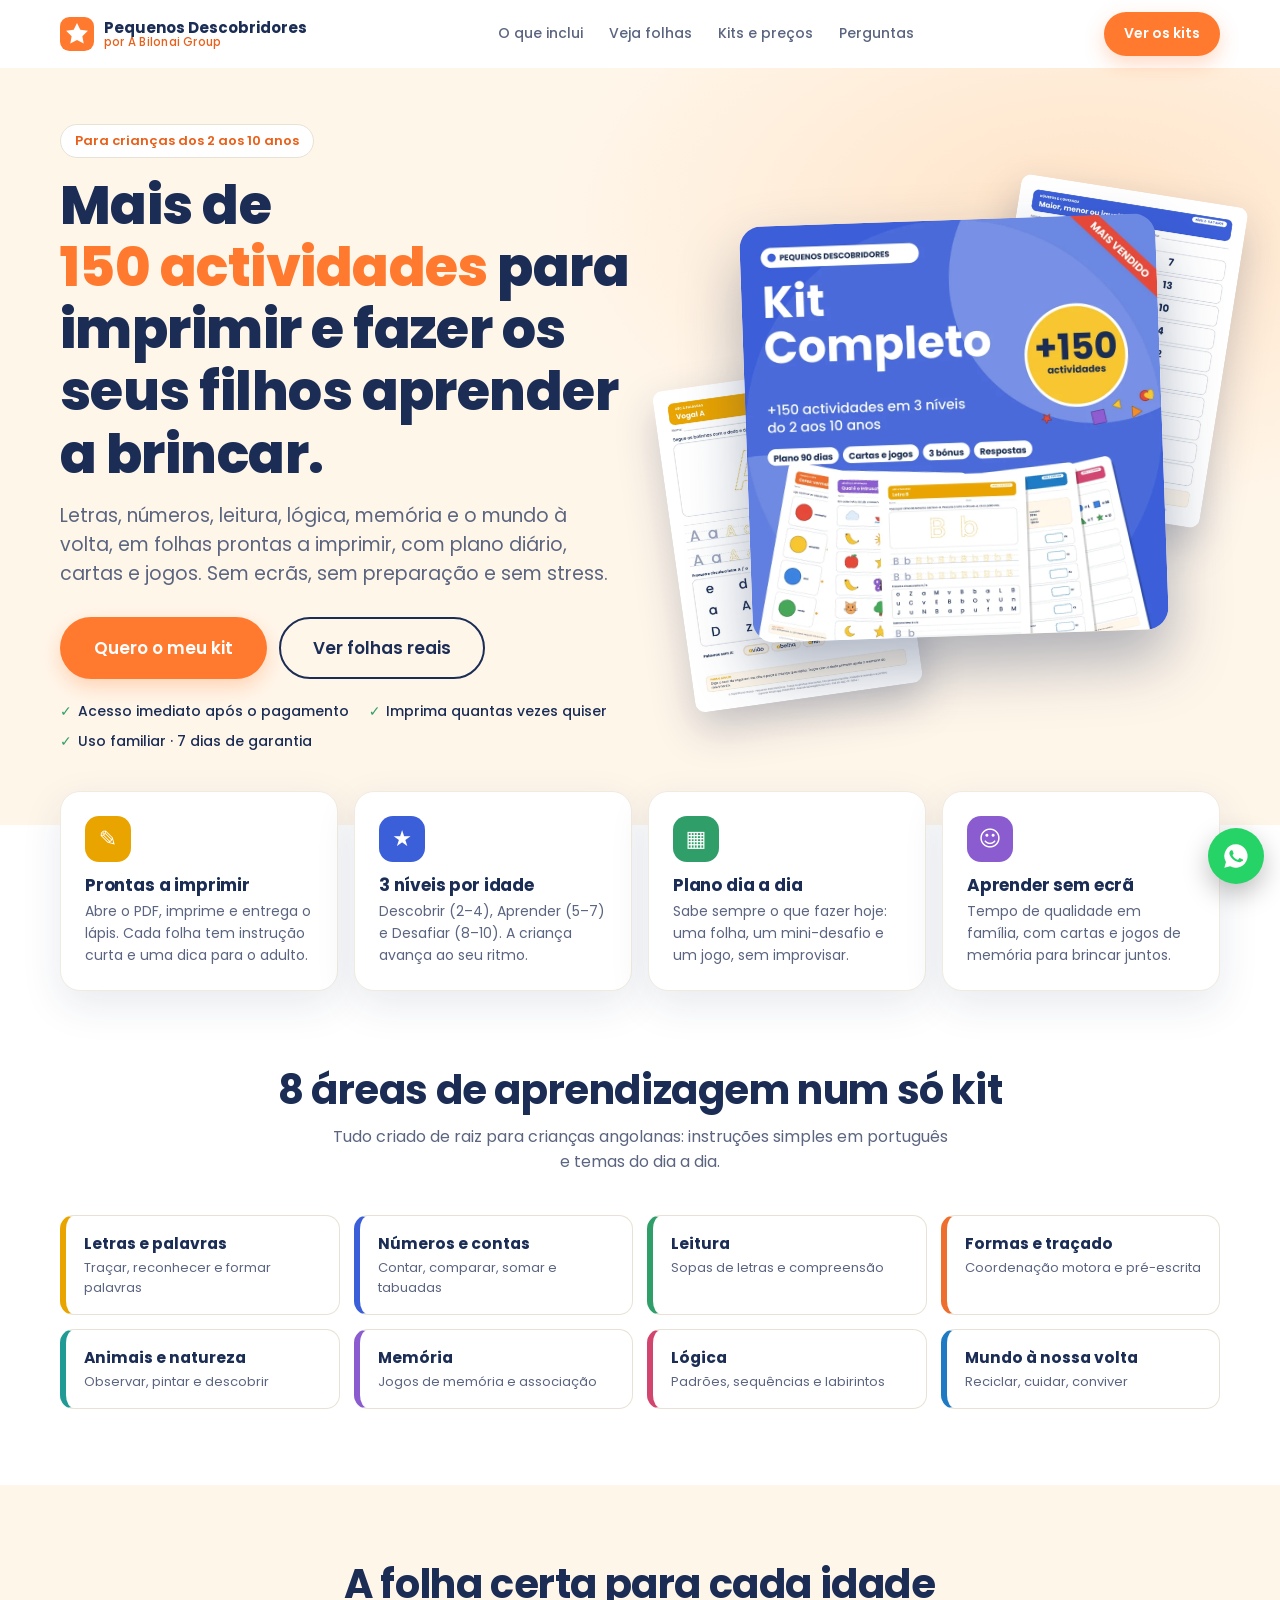
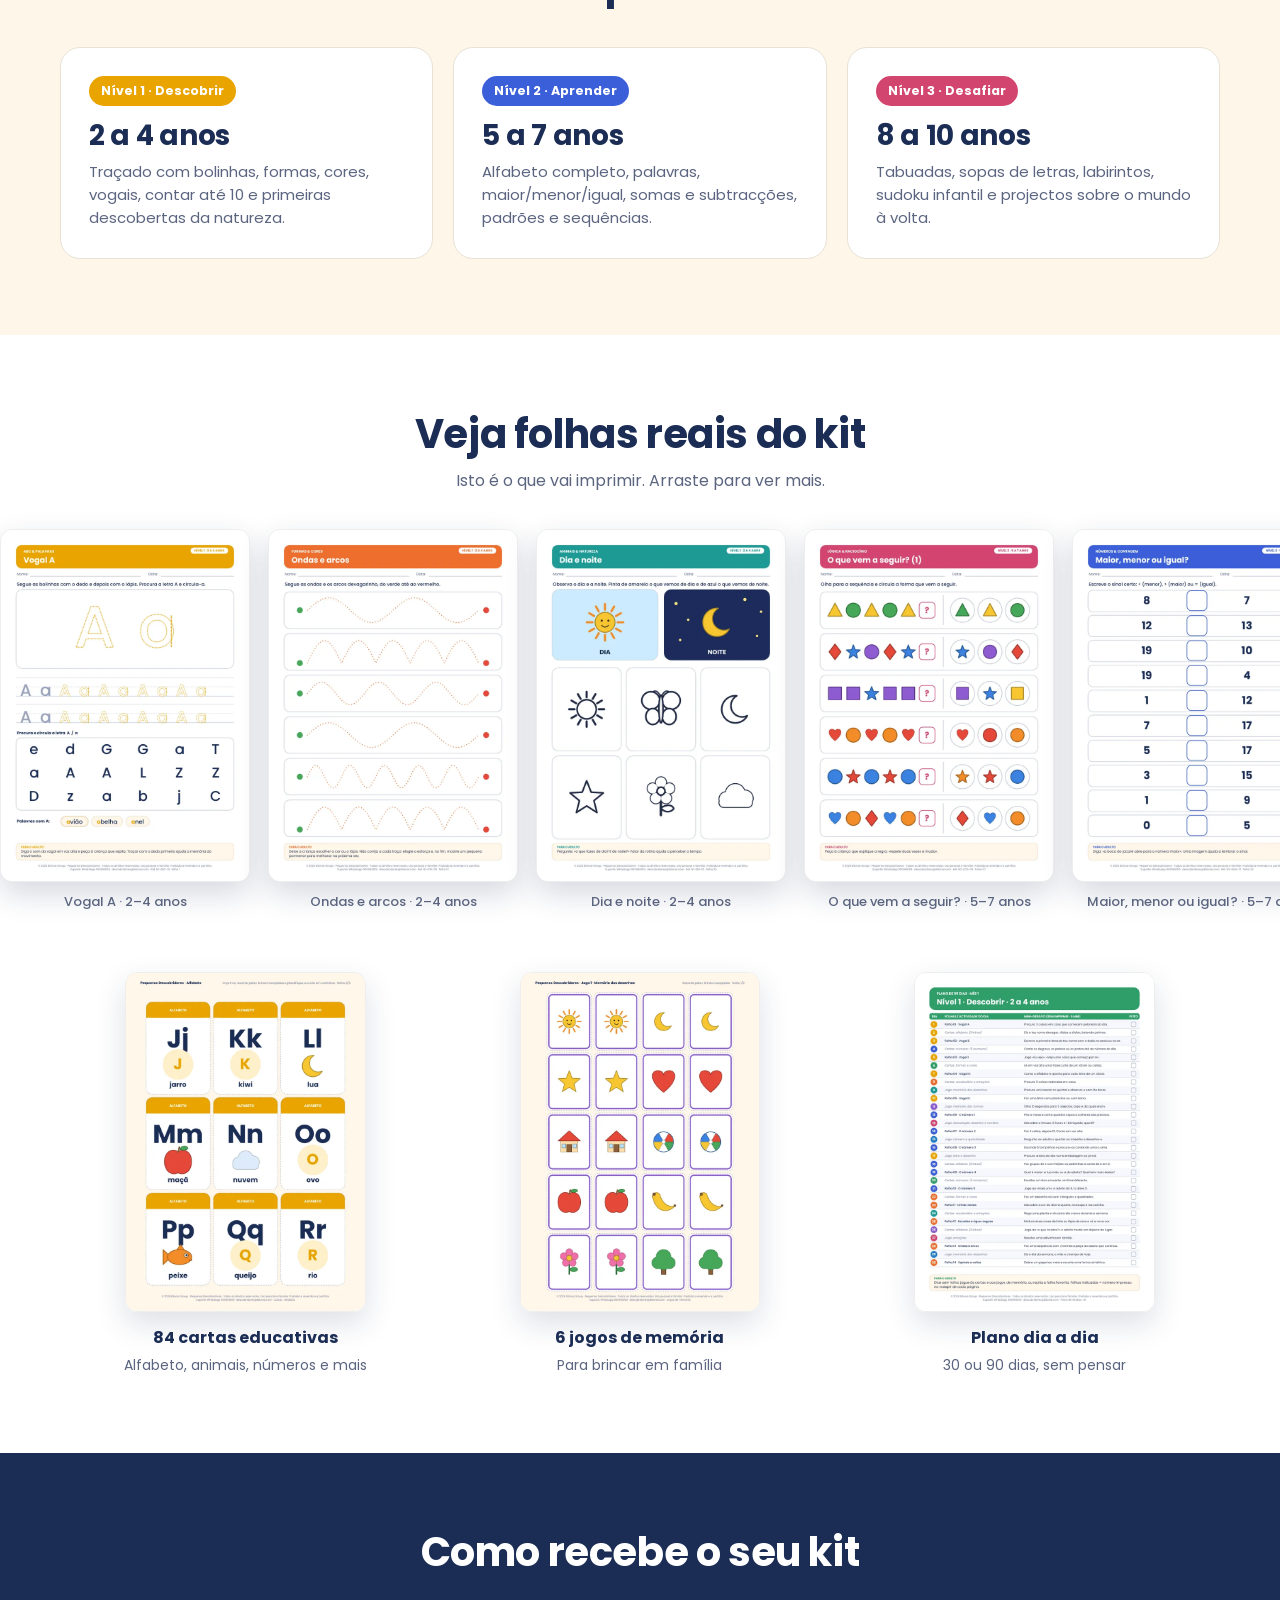
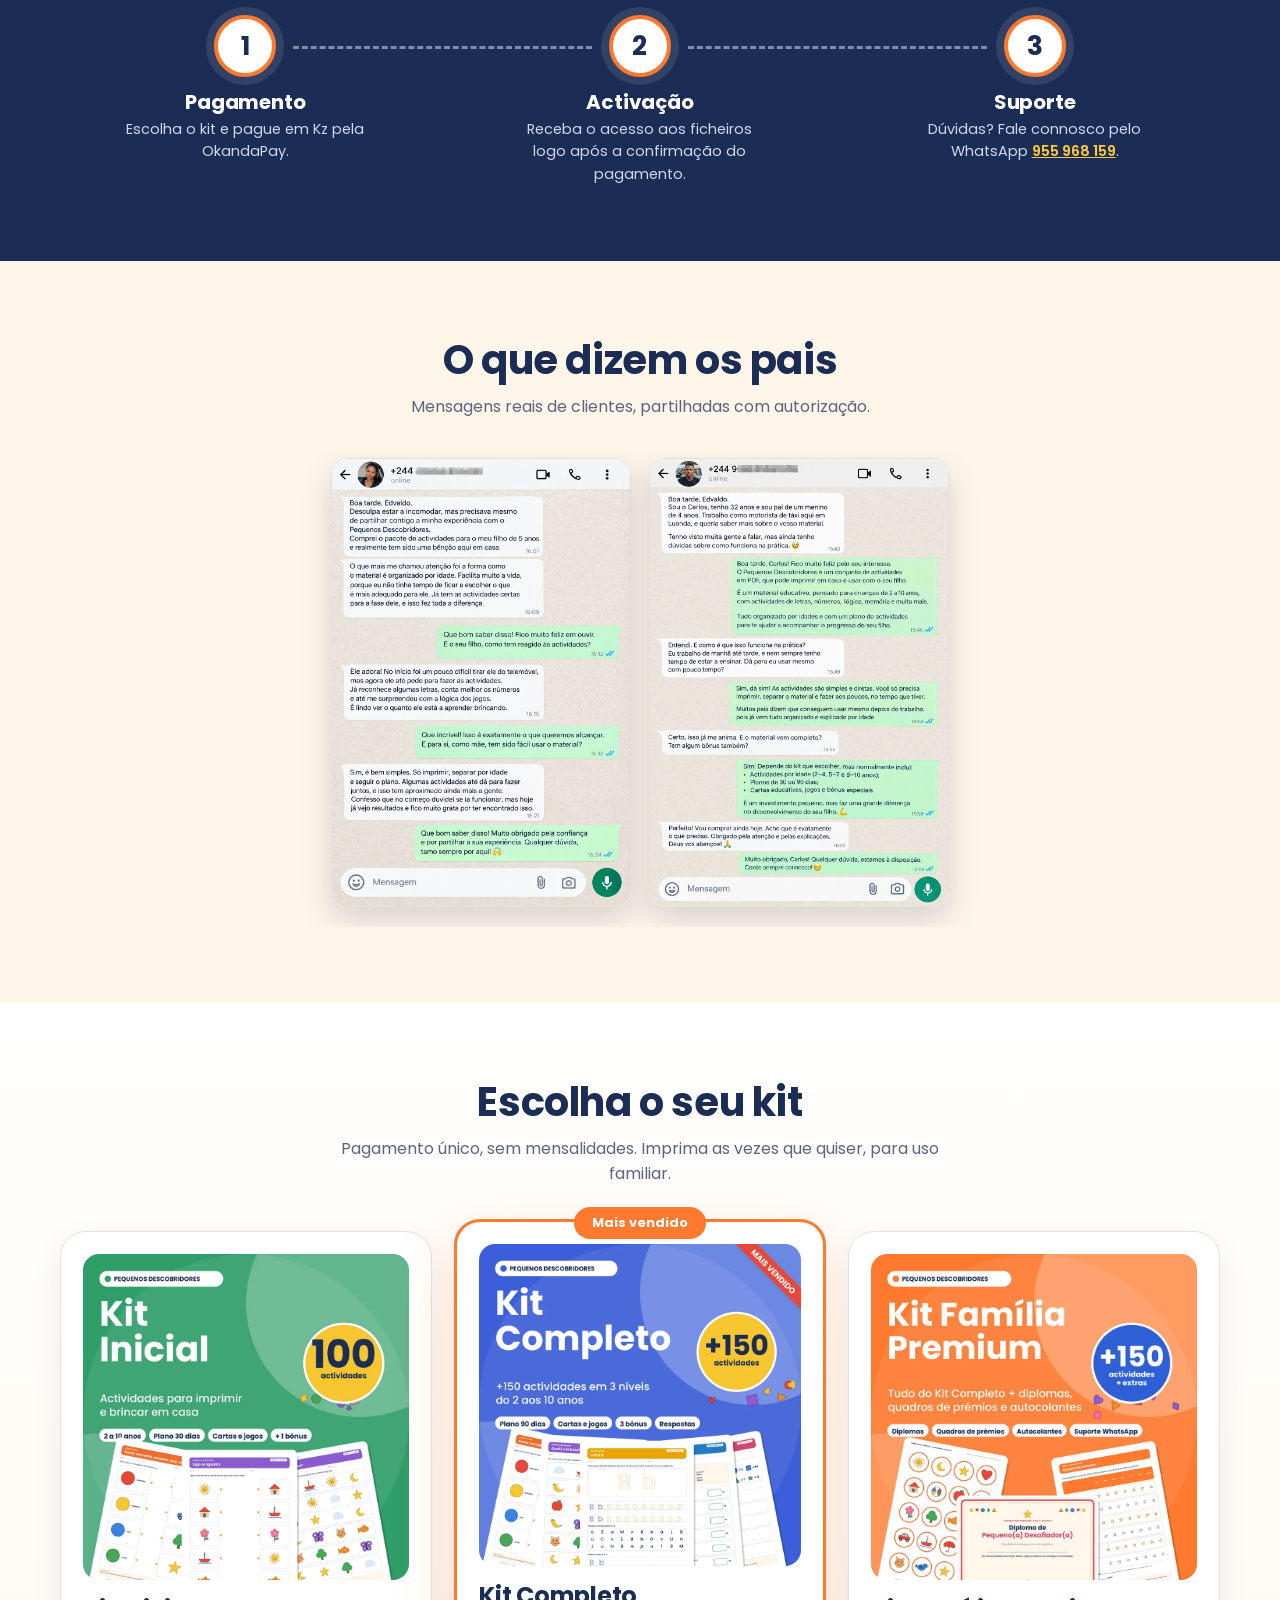
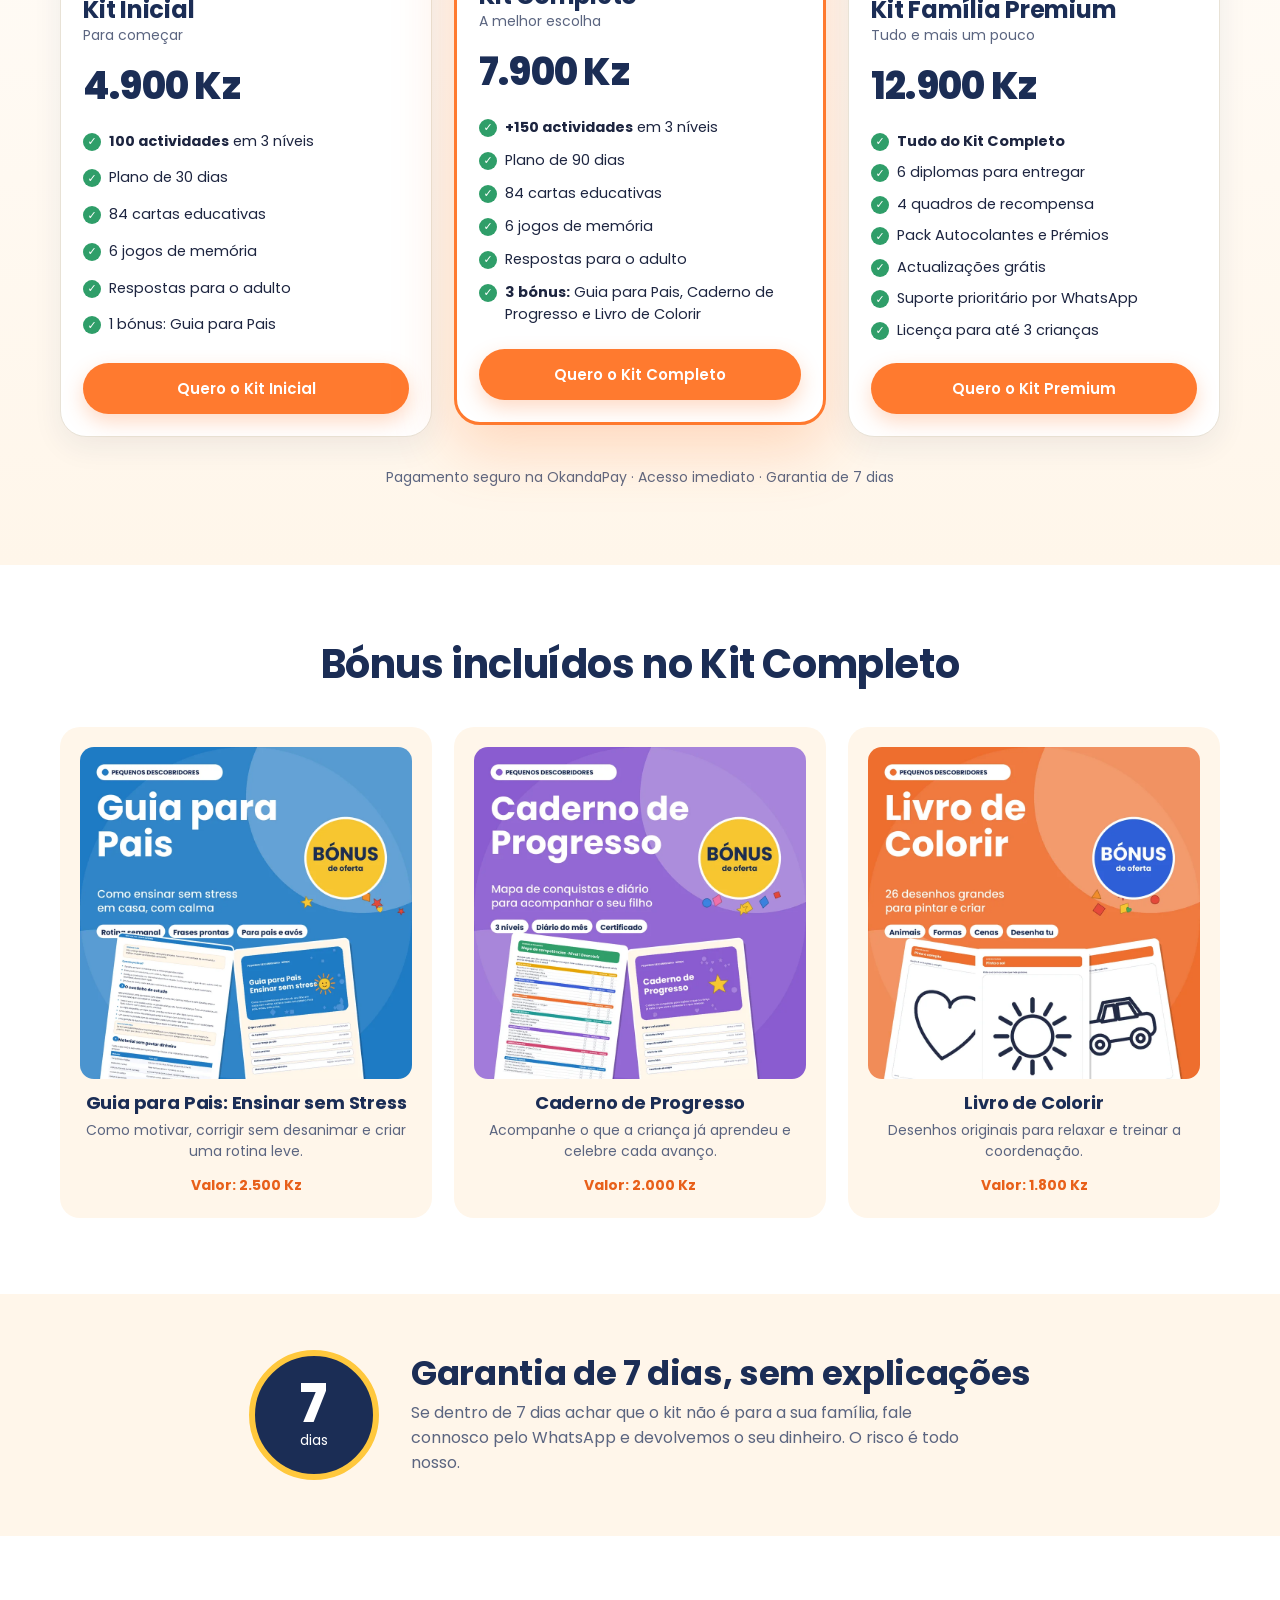
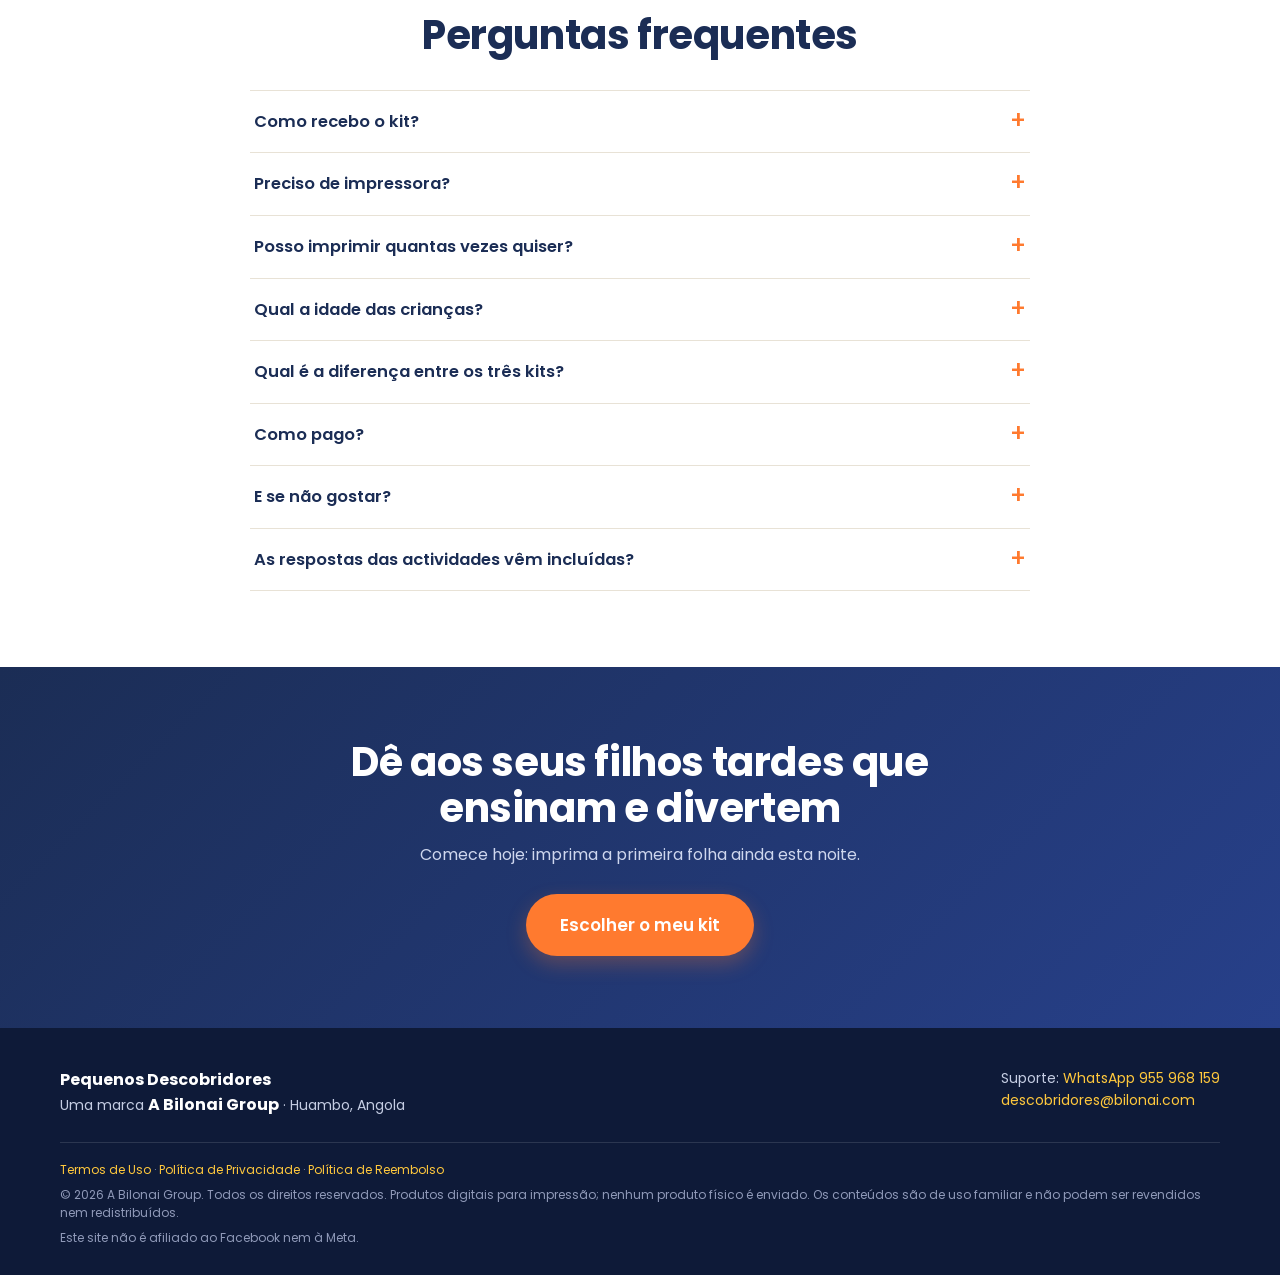
<file: index.html>
<!doctype html>
<html lang="pt-AO">
<head>
<meta charset="utf-8">
<meta name="viewport" content="width=device-width, initial-scale=1">
<title>Pequenos Descobridores · +150 actividades para imprimir (2 a 10 anos)</title>
<meta name="description" content="Kits de actividades educativas para imprimir em casa: letras, números, leitura, lógica e muito mais, dos 2 aos 10 anos. Pague em Kz, acesso imediato e garantia de 7 dias.">
<meta name="theme-color" content="#1B2D55">
<link rel="icon" href="favicon.png" type="image/png">
<link rel="apple-touch-icon" href="favicon.png">
<meta property="og:type" content="website">
<meta property="og:title" content="Pequenos Descobridores · +150 actividades para imprimir">
<meta property="og:description" content="Letras, números, leitura e lógica para crianças dos 2 aos 10 anos. Imprima em casa, pague em Kz, garantia de 7 dias.">
<meta property="og:image" content="img/og.jpg">
<link rel="preconnect" href="https://fonts.googleapis.com">
<link rel="preconnect" href="https://fonts.gstatic.com" crossorigin>
<link href="https://fonts.googleapis.com/css2?family=Poppins:wght@400;500;600;700;800&display=swap" rel="stylesheet">
<link rel="stylesheet" href="style.css">

<!-- Meta Pixel -->
<script>
!function(f,b,e,v,n,t,s){if(f.fbq)return;n=f.fbq=function(){n.callMethod?n.callMethod.apply(n,arguments):n.queue.push(arguments)};if(!f._fbq)f._fbq=n;n.push=n;n.loaded=!0;n.version='2.0';n.queue=[];t=b.createElement(e);t.async=!0;t.src=v;s=b.getElementsByTagName(e)[0];s.parentNode.insertBefore(t,s)}(window,document,'script','https://connect.facebook.net/en_US/fbevents.js');
fbq('init','2154926768468745');
fbq('track','PageView');
</script>
<noscript><img height="1" width="1" style="display:none" src="https://www.facebook.com/tr?id=2154926768468745&ev=PageView&noscript=1" alt=""></noscript>
</head>
<body>

<header class="nav">
  <div class="wrap nav-in">
    <a class="brand" href="#top" aria-label="Pequenos Descobridores">
      <svg width="34" height="34" viewBox="0 0 40 40" aria-hidden="true"><rect width="40" height="40" rx="11" fill="#FF7A2F"/><path d="M20 7l3.9 8.1 8.9 1.2-6.5 6.2 1.6 8.8L20 27l-7.9 4.3 1.6-8.8-6.5-6.2 8.9-1.2z" fill="#fff"/></svg>
      <span>Pequenos Descobridores<small>por A Bilonai Group</small></span>
    </a>
    <nav class="nav-links">
      <a href="#conteudo">O que inclui</a>
      <a href="#amostras">Veja folhas</a>
      <a href="#kits">Kits e preços</a>
      <a href="#faq">Perguntas</a>
    </nav>
    <a class="btn btn-sm" href="#kits">Ver os kits</a>
  </div>
</header>

<main id="top">

<!-- HERO -->
<section class="hero">
  <div class="wrap hero-in">
    <div class="hero-copy">
      <span class="pill">Para crianças dos 2 aos 10 anos</span>
      <h1>Mais de <em>150 actividades</em> para imprimir e fazer os seus filhos aprender a brincar.</h1>
      <p class="lead">Letras, números, leitura, lógica, memória e o mundo à volta, em folhas prontas a imprimir, com plano diário, cartas e jogos. Sem ecrãs, sem preparação e sem stress.</p>
      <div class="cta-row">
        <a class="btn btn-lg" href="#kits" data-cta="hero">Quero o meu kit</a>
        <a class="btn btn-ghost btn-lg" href="#amostras">Ver folhas reais</a>
      </div>
      <ul class="ticks">
        <li>Acesso imediato após o pagamento</li>
        <li>Imprima quantas vezes quiser</li>
        <li>Uso familiar · 7 dias de garantia</li>
      </ul>
    </div>
    <div class="hero-art" aria-hidden="true">
      <img class="h-sheet h1" src="img/amostras/N2-NUM-12.webp" alt="" width="700" height="990">
      <img class="h-sheet h2" src="img/amostras/N1-ABC-01.webp" alt="" width="700" height="990">
      <img class="h-cover" src="img/capas/02.webp" alt="Capa do Kit Completo Pequenos Descobridores" width="900" height="900" fetchpriority="high">
    </div>
  </div>
</section>

<!-- PROVA / BENEFÍCIOS -->
<section class="benefits">
  <div class="wrap grid4">
    <article><div class="ico" style="--c:#E9A400">✎</div><h3>Prontas a imprimir</h3><p>Abre o PDF, imprime e entrega o lápis. Cada folha tem instrução curta e uma dica para o adulto.</p></article>
    <article><div class="ico" style="--c:#3B5FD9">★</div><h3>3 níveis por idade</h3><p>Descobrir (2–4), Aprender (5–7) e Desafiar (8–10). A criança avança ao seu ritmo.</p></article>
    <article><div class="ico" style="--c:#2F9E69">▦</div><h3>Plano dia a dia</h3><p>Sabe sempre o que fazer hoje: uma folha, um mini-desafio e um jogo, sem improvisar.</p></article>
    <article><div class="ico" style="--c:#8A5CD0">☺</div><h3>Aprender sem ecrã</h3><p>Tempo de qualidade em família, com cartas e jogos de memória para brincar juntos.</p></article>
  </div>
</section>

<!-- CONTEÚDO -->
<section class="sec" id="conteudo">
  <div class="wrap">
    <h2>8 áreas de aprendizagem num só kit</h2>
    <p class="sub">Tudo criado de raiz para crianças angolanas: instruções simples em português e temas do dia a dia.</p>
    <div class="areas">
      <div style="--c:#E9A400"><b>Letras e palavras</b><span>Traçar, reconhecer e formar palavras</span></div>
      <div style="--c:#3B5FD9"><b>Números e contas</b><span>Contar, comparar, somar e tabuadas</span></div>
      <div style="--c:#2F9E69"><b>Leitura</b><span>Sopas de letras e compreensão</span></div>
      <div style="--c:#EE6E2E"><b>Formas e traçado</b><span>Coordenação motora e pré-escrita</span></div>
      <div style="--c:#1F9A94"><b>Animais e natureza</b><span>Observar, pintar e descobrir</span></div>
      <div style="--c:#8A5CD0"><b>Memória</b><span>Jogos de memória e associação</span></div>
      <div style="--c:#D2456F"><b>Lógica</b><span>Padrões, sequências e labirintos</span></div>
      <div style="--c:#1F7AC4"><b>Mundo à nossa volta</b><span>Reciclar, cuidar, conviver</span></div>
    </div>
  </div>
</section>

<!-- NÍVEIS -->
<section class="sec alt">
  <div class="wrap">
    <h2>A folha certa para cada idade</h2>
    <div class="levels">
      <article>
        <span class="lvl l1">Nível 1 · Descobrir</span>
        <h3>2 a 4 anos</h3>
        <p>Traçado com bolinhas, formas, cores, vogais, contar até 10 e primeiras descobertas da natureza.</p>
      </article>
      <article>
        <span class="lvl l2">Nível 2 · Aprender</span>
        <h3>5 a 7 anos</h3>
        <p>Alfabeto completo, palavras, maior/menor/igual, somas e subtracções, padrões e sequências.</p>
      </article>
      <article>
        <span class="lvl l3">Nível 3 · Desafiar</span>
        <h3>8 a 10 anos</h3>
        <p>Tabuadas, sopas de letras, labirintos, sudoku infantil e projectos sobre o mundo à volta.</p>
      </article>
    </div>
  </div>
</section>

<!-- AMOSTRAS -->
<section class="sec" id="amostras">
  <div class="wrap">
    <h2>Veja folhas reais do kit</h2>
    <p class="sub">Isto é o que vai imprimir. Arraste para ver mais.</p>
  </div>
  <div class="gallery" tabindex="0" aria-label="Galeria de folhas de amostra">
    <figure><img loading="lazy" src="img/amostras/N1-ABC-01.webp" alt="Folha Vogal A" width="700" height="990"><figcaption>Vogal A · 2–4 anos</figcaption></figure>
    <figure><img loading="lazy" src="img/amostras/N1-FOR-03.webp" alt="Folha Ondas e arcos" width="700" height="990"><figcaption>Ondas e arcos · 2–4 anos</figcaption></figure>
    <figure><img loading="lazy" src="img/amostras/N1-ANI-02.webp" alt="Folha Dia e noite" width="700" height="990"><figcaption>Dia e noite · 2–4 anos</figcaption></figure>
    <figure><img loading="lazy" src="img/amostras/N2-LOG-04.webp" alt="Folha O que vem a seguir" width="700" height="990"><figcaption>O que vem a seguir? · 5–7 anos</figcaption></figure>
    <figure><img loading="lazy" src="img/amostras/N2-NUM-12.webp" alt="Folha Maior, menor ou igual" width="700" height="990"><figcaption>Maior, menor ou igual? · 5–7 anos</figcaption></figure>
    <figure><img loading="lazy" src="img/amostras/N3-LER-09.webp" alt="Folha Sopa de letras" width="700" height="990"><figcaption>Sopa de letras · 8–10 anos</figcaption></figure>
    <figure><img loading="lazy" src="img/amostras/N3-LOG-02.webp" alt="Folha Labirinto grande" width="700" height="990"><figcaption>Labirinto grande · 8–10 anos</figcaption></figure>
    <figure><img loading="lazy" src="img/amostras/N3-NUM-09.webp" alt="Folha Tabuada do 10" width="700" height="990"><figcaption>Tabuada do 10 · 8–10 anos</figcaption></figure>
    <figure><img loading="lazy" src="img/amostras/N3-MUN-03.webp" alt="Folha Separar o lixo" width="700" height="990"><figcaption>Reciclar · 8–10 anos</figcaption></figure>
  </div>
  <div class="wrap extras">
    <div><img loading="lazy" src="img/amostras/cartas.webp" alt="Cartas educativas" width="700" height="990"><b>84 cartas educativas</b><span>Alfabeto, animais, números e mais</span></div>
    <div><img loading="lazy" src="img/amostras/jogos.webp" alt="Jogos de memória" width="700" height="990"><b>6 jogos de memória</b><span>Para brincar em família</span></div>
    <div><img loading="lazy" src="img/amostras/plano.webp" alt="Plano de actividades" width="700" height="990"><b>Plano dia a dia</b><span>30 ou 90 dias, sem pensar</span></div>
  </div>
</section>

<!-- COMO FUNCIONA -->
<section class="sec steps-sec">
  <div class="wrap">
    <h2>Como recebe o seu kit</h2>
    <ol class="steps">
      <li><b>1</b><h3>Pagamento</h3><p>Escolha o kit e pague em Kz pela OkandaPay.</p></li>
      <li><b>2</b><h3>Activação</h3><p>Receba o acesso aos ficheiros logo após a confirmação do pagamento.</p></li>
      <li><b>3</b><h3>Suporte</h3><p>Dúvidas? Fale connosco pelo WhatsApp <a href="https://wa.me/244955968159" data-wa>955 968 159</a>.</p></li>
    </ol>
  </div>
</section>

<!-- PROVAS SOCIAIS (aparece só quando há prints reais em config.js) -->
<section class="sec alt" id="provas" hidden>
  <div class="wrap">
    <h2>O que dizem os pais</h2>
    <p class="sub">Mensagens reais de clientes, partilhadas com autorização.</p>
    <div class="proofs" id="proofs"></div>
  </div>
</section>

<!-- OFERTAS -->
<section class="sec offers" id="kits">
  <div class="wrap">
    <h2>Escolha o seu kit</h2>
    <p class="sub">Pagamento único, sem mensalidades. Imprima as vezes que quiser, para uso familiar.</p>

    <div class="cards">

      <article class="offer" data-id="inicial">
        <img src="img/capas/01.webp" alt="Capa do Kit Inicial" width="900" height="900" loading="lazy">
        <h3>Kit Inicial</h3>
        <p class="tag">Para começar</p>
        <div class="price"><span class="now">4.900 Kz</span></div>
        <ul>
          <li><b>100 actividades</b> em 3 níveis</li>
          <li>Plano de 30 dias</li>
          <li>84 cartas educativas</li>
          <li>6 jogos de memória</li>
          <li>Respostas para o adulto</li>
          <li>1 bónus: Guia para Pais</li>
        </ul>
        <a class="btn btn-block" data-checkout data-name="Kit Inicial" data-value="4900" href="https://okandapay.com/checkout/kit-inicial-pequenos-descobridores-mv4a1uvp?pid=ef39b335-cec5-4121-98a3-335ee503ab5b">Quero o Kit Inicial</a>
      </article>

      <article class="offer best" data-id="completo">
        <span class="ribbon">Mais vendido</span>
        <img src="img/capas/02.webp" alt="Capa do Kit Completo" width="900" height="900" loading="lazy">
        <h3>Kit Completo</h3>
        <p class="tag">A melhor escolha</p>
        <div class="price"><s class="was" id="was-completo" hidden></s><span class="now" id="now-completo">7.900 Kz</span><small class="launch" id="launch-completo" hidden>Preço de lançamento</small></div>
        <ul>
          <li><b>+150 actividades</b> em 3 níveis</li>
          <li>Plano de 90 dias</li>
          <li>84 cartas educativas</li>
          <li>6 jogos de memória</li>
          <li>Respostas para o adulto</li>
          <li><b>3 bónus:</b> Guia para Pais, Caderno de Progresso e Livro de Colorir</li>
        </ul>
        <a class="btn btn-block btn-hot" data-checkout data-name="Kit Completo" data-value="7900" href="https://okandapay.com/checkout/kit-completo-pequenos-descobridores-mais-vendido-mv4ajibo?pid=99e5ae7f-567e-4563-8fa8-4faa00e26464">Quero o Kit Completo</a>
      </article>

      <article class="offer" data-id="premium">
        <img src="img/capas/03.webp" alt="Capa do Kit Família Premium" width="900" height="900" loading="lazy">
        <h3>Kit Família Premium</h3>
        <p class="tag">Tudo e mais um pouco</p>
        <div class="price"><span class="now">12.900 Kz</span></div>
        <ul>
          <li><b>Tudo do Kit Completo</b></li>
          <li>6 diplomas para entregar</li>
          <li>4 quadros de recompensa</li>
          <li>Pack Autocolantes e Prémios</li>
          <li>Actualizações grátis</li>
          <li>Suporte prioritário por WhatsApp</li>
          <li>Licença para até 3 crianças</li>
        </ul>
        <a class="btn btn-block" data-checkout data-name="Kit Família Premium" data-value="12900" href="https://okandapay.com/checkout/kit-familia-premium-pequenos-descobridores-mv4aqjtp?pid=eeafa5cd-0c95-4343-8e77-c77f04194619">Quero o Kit Premium</a>
      </article>

    </div>
    <p class="pay-note">Pagamento seguro na OkandaPay · Acesso imediato · Garantia de 7 dias</p>
  </div>
</section>

<!-- BÓNUS -->
<section class="sec">
  <div class="wrap">
    <h2>Bónus incluídos no Kit Completo</h2>
    <div class="bonus">
      <article><img loading="lazy" src="img/capas/05.webp" alt="Guia para Pais" width="900" height="900"><h3>Guia para Pais: Ensinar sem Stress</h3><p>Como motivar, corrigir sem desanimar e criar uma rotina leve.</p><b>Valor: 2.500 Kz</b></article>
      <article><img loading="lazy" src="img/capas/06.webp" alt="Caderno de Progresso" width="900" height="900"><h3>Caderno de Progresso</h3><p>Acompanhe o que a criança já aprendeu e celebre cada avanço.</p><b>Valor: 2.000 Kz</b></article>
      <article><img loading="lazy" src="img/capas/07.webp" alt="Livro de Colorir" width="900" height="900"><h3>Livro de Colorir</h3><p>Desenhos originais para relaxar e treinar a coordenação.</p><b>Valor: 1.800 Kz</b></article>
    </div>
  </div>
</section>

<!-- GARANTIA -->
<section class="guarantee">
  <div class="wrap g-in">
    <div class="seal"><b>7</b><span>dias</span></div>
    <div>
      <h2>Garantia de 7 dias, sem explicações</h2>
      <p>Se dentro de 7 dias achar que o kit não é para a sua família, fale connosco pelo WhatsApp e devolvemos o seu dinheiro. O risco é todo nosso.</p>
    </div>
  </div>
</section>

<!-- FAQ -->
<section class="sec" id="faq">
  <div class="wrap narrow">
    <h2>Perguntas frequentes</h2>
    <details><summary>Como recebo o kit?</summary><p>Depois de confirmado o pagamento na OkandaPay, recebe o acesso imediato aos ficheiros em PDF diretamente no seu email. Se tiver qualquer problema, fale connosco pelo WhatsApp 955 968 159.</p></details>
    <details><summary>Preciso de impressora?</summary><p>Sim, os kits são para imprimir em folhas A4. Se não tiver impressora, pode imprimir numa papelaria ou centro de cópias e levar só as folhas que vai usar.</p></details>
    <details><summary>Posso imprimir quantas vezes quiser?</summary><p>Sim. Pode imprimir as folhas as vezes que precisar, para uso familiar. Não é permitido revender nem partilhar os ficheiros.</p></details>
    <details><summary>Qual a idade das crianças?</summary><p>Dos 2 aos 10 anos. Cada folha indica o nível (Descobrir, Aprender ou Desafiar), por isso escolhe a folha certa para cada criança.</p></details>
    <details><summary>Qual é a diferença entre os três kits?</summary><p>O Inicial tem 100 actividades e plano de 30 dias. O Completo tem mais de 150 actividades, plano de 90 dias e 3 bónus. O Premium inclui tudo do Completo, mais diplomas, quadros de recompensa, pack de autocolantes, actualizações grátis, suporte prioritário e licença para até 3 crianças.</p></details>
    <details><summary>Como pago?</summary><p>O pagamento é feito em Kz, na OkandaPay, numa página de pagamento segura.</p></details>
    <details><summary>E se não gostar?</summary><p>Tem 7 dias de garantia. Fale connosco pelo WhatsApp e devolvemos o valor pago. Veja a <a href="/reembolso" style="color:var(--or2)">Política de Reembolso</a>.</p></details>
    <details><summary>As respostas das actividades vêm incluídas?</summary><p>Sim. Os kits incluem um ficheiro de respostas para o adulto, para corrigir sem esforço.</p></details>
  </div>
</section>

<!-- CTA FINAL -->
<section class="final">
  <div class="wrap">
    <h2>Dê aos seus filhos tardes que ensinam e divertem</h2>
    <p>Comece hoje: imprima a primeira folha ainda esta noite.</p>
    <a class="btn btn-lg btn-hot" href="#kits" data-cta="final">Escolher o meu kit</a>
  </div>
</section>

</main>

<footer>
  <div class="wrap foot-in">
    <div>
      <b>Pequenos Descobridores</b>
      <p>Uma marca <b>A Bilonai Group</b> · Huambo, Angola</p>
    </div>
    <div>
      <p>Suporte: <a href="https://wa.me/244955968159" data-wa>WhatsApp 955 968 159</a><br><a href="mailto:descobridores@bilonai.com">descobridores@bilonai.com</a></p>
    </div>
  </div>
  <div class="wrap legal">
    <p class="links"><a href="/termos">Termos de Uso</a> · <a href="/privacidade">Política de Privacidade</a> · <a href="/reembolso">Política de Reembolso</a></p>
    <p>© 2026 A Bilonai Group. Todos os direitos reservados. Produtos digitais para impressão; nenhum produto físico é enviado. Os conteúdos são de uso familiar e não podem ser revendidos nem redistribuídos.</p>
    <p>Este site não é afiliado ao Facebook nem à Meta.</p>
  </div>
</footer>

<a class="wa-float" href="https://wa.me/244955968159?text=Ol%C3%A1!%20Tenho%20uma%20d%C3%BAvida%20sobre%20os%20kits%20Pequenos%20Descobridores." data-wa aria-label="Falar no WhatsApp">
  <svg width="28" height="28" viewBox="0 0 24 24" fill="#fff"><path d="M12 2a10 10 0 0 0-8.6 15.1L2 22l5-1.3A10 10 0 1 0 12 2zm5.2 14.1c-.2.6-1.300 1.200-1.800 1.200-.5.1-1 .2-3.300-.7-2.800-1.100-4.600-3.900-4.700-4.100-.1-.2-1.100-1.500-1.100-2.800s.7-2 1-2.300c.2-.3.500-.3.700-.3h.5c.2 0 .4 0 .6.500l.8 2c.1.2.1.3 0 .5l-.3.500-.4.400c-.1.200-.3.300-.1.600.2.300.8 1.300 1.700 2.100 1.200 1 2.200 1.300 2.500 1.500.3.100.5.100.7-.1l.9-1.100c.2-.3.400-.2.700-.1l1.900.9c.3.1.5.2.5.3.1.1.1.6-.1 1.300z"/></svg>
</a>

<script src="config.js"></script>
<script src="main.js"></script>
</body>
</html>
</file>
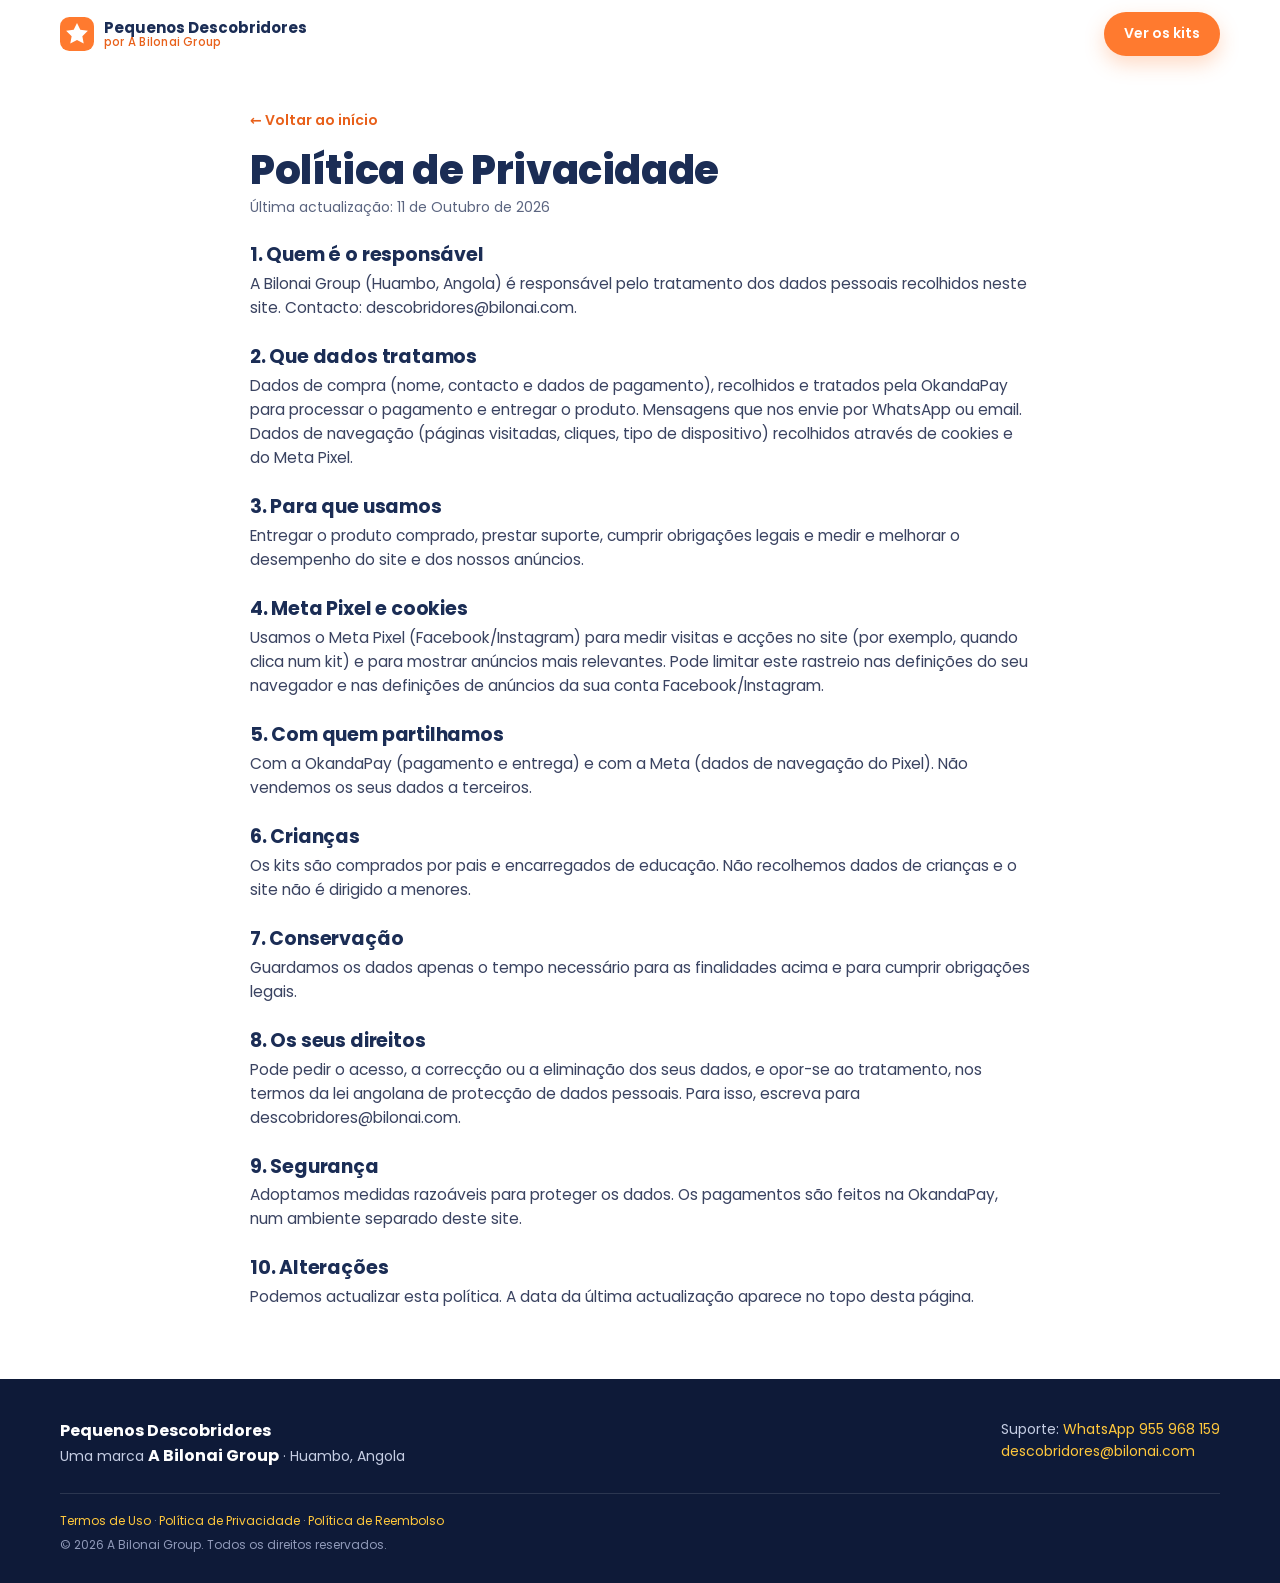
<file: privacidade.html>
<!doctype html><html lang="pt-AO"><head><meta charset="utf-8"><meta name="viewport" content="width=device-width, initial-scale=1">
<title>Política de Privacidade · Pequenos Descobridores</title><meta name="robots" content="index,follow"><link rel="icon" href="favicon.png" type="image/png">
<link rel="apple-touch-icon" href="favicon.png">
<link href="https://fonts.googleapis.com/css2?family=Poppins:wght@400;500;600;700;800&display=swap" rel="stylesheet"><link rel="stylesheet" href="style.css">
<script>!function(f,b,e,v,n,t,s){if(f.fbq)return;n=f.fbq=function(){n.callMethod?n.callMethod.apply(n,arguments):n.queue.push(arguments)};if(!f._fbq)f._fbq=n;n.push=n;n.loaded=!0;n.version='2.0';n.queue=[];t=b.createElement(e);t.async=!0;t.src=v;s=b.getElementsByTagName(e)[0];s.parentNode.insertBefore(t,s)}(window,document,'script','https://connect.facebook.net/en_US/fbevents.js');fbq('init','2154926768468745');fbq('track','PageView');</script>
</head><body><header class="nav"><div class="wrap nav-in"><a class="brand" href="/"><svg width="34" height="34" viewBox="0 0 40 40"><rect width="40" height="40" rx="11" fill="#FF7A2F"/><path d="M20 7l3.9 8.1 8.9 1.2-6.5 6.2 1.6 8.8L20 27l-7.9 4.3 1.6-8.8-6.5-6.2 8.9-1.2z" fill="#fff"/></svg><span>Pequenos Descobridores<small>por A Bilonai Group</small></span></a><a class="btn btn-sm" href="/#kits">Ver os kits</a></div></header>
<main class="wrap narrow legalpage"><a class="back" href="/">← Voltar ao início</a><h1>Política de Privacidade</h1><p class="upd">Última actualização: 11 de Outubro de 2026</p><h2>1. Quem é o responsável</h2><p>A Bilonai Group (Huambo, Angola) é responsável pelo tratamento dos dados pessoais recolhidos neste site. Contacto: descobridores@bilonai.com.</p><h2>2. Que dados tratamos</h2><p>Dados de compra (nome, contacto e dados de pagamento), recolhidos e tratados pela OkandaPay para processar o pagamento e entregar o produto. Mensagens que nos envie por WhatsApp ou email. Dados de navegação (páginas visitadas, cliques, tipo de dispositivo) recolhidos através de cookies e do Meta Pixel.</p><h2>3. Para que usamos</h2><p>Entregar o produto comprado, prestar suporte, cumprir obrigações legais e medir e melhorar o desempenho do site e dos nossos anúncios.</p><h2>4. Meta Pixel e cookies</h2><p>Usamos o Meta Pixel (Facebook/Instagram) para medir visitas e acções no site (por exemplo, quando clica num kit) e para mostrar anúncios mais relevantes. Pode limitar este rastreio nas definições do seu navegador e nas definições de anúncios da sua conta Facebook/Instagram.</p><h2>5. Com quem partilhamos</h2><p>Com a OkandaPay (pagamento e entrega) e com a Meta (dados de navegação do Pixel). Não vendemos os seus dados a terceiros.</p><h2>6. Crianças</h2><p>Os kits são comprados por pais e encarregados de educação. Não recolhemos dados de crianças e o site não é dirigido a menores.</p><h2>7. Conservação</h2><p>Guardamos os dados apenas o tempo necessário para as finalidades acima e para cumprir obrigações legais.</p><h2>8. Os seus direitos</h2><p>Pode pedir o acesso, a correcção ou a eliminação dos seus dados, e opor-se ao tratamento, nos termos da lei angolana de protecção de dados pessoais. Para isso, escreva para descobridores@bilonai.com.</p><h2>9. Segurança</h2><p>Adoptamos medidas razoáveis para proteger os dados. Os pagamentos são feitos na OkandaPay, num ambiente separado deste site.</p><h2>10. Alterações</h2><p>Podemos actualizar esta política. A data da última actualização aparece no topo desta página.</p></main><footer><div class="wrap foot-in"><div><b>Pequenos Descobridores</b><p>Uma marca <b>A Bilonai Group</b> · Huambo, Angola</p></div><div><p>Suporte: <a href="https://wa.me/244955968159">WhatsApp 955 968 159</a><br><a href="mailto:descobridores@bilonai.com">descobridores@bilonai.com</a></p></div></div>
<div class="wrap legal"><p class="links"><a href="/termos">Termos de Uso</a> · <a href="/privacidade">Política de Privacidade</a> · <a href="/reembolso">Política de Reembolso</a></p><p>© 2026 A Bilonai Group. Todos os direitos reservados.</p></div></footer></body></html>
</file>
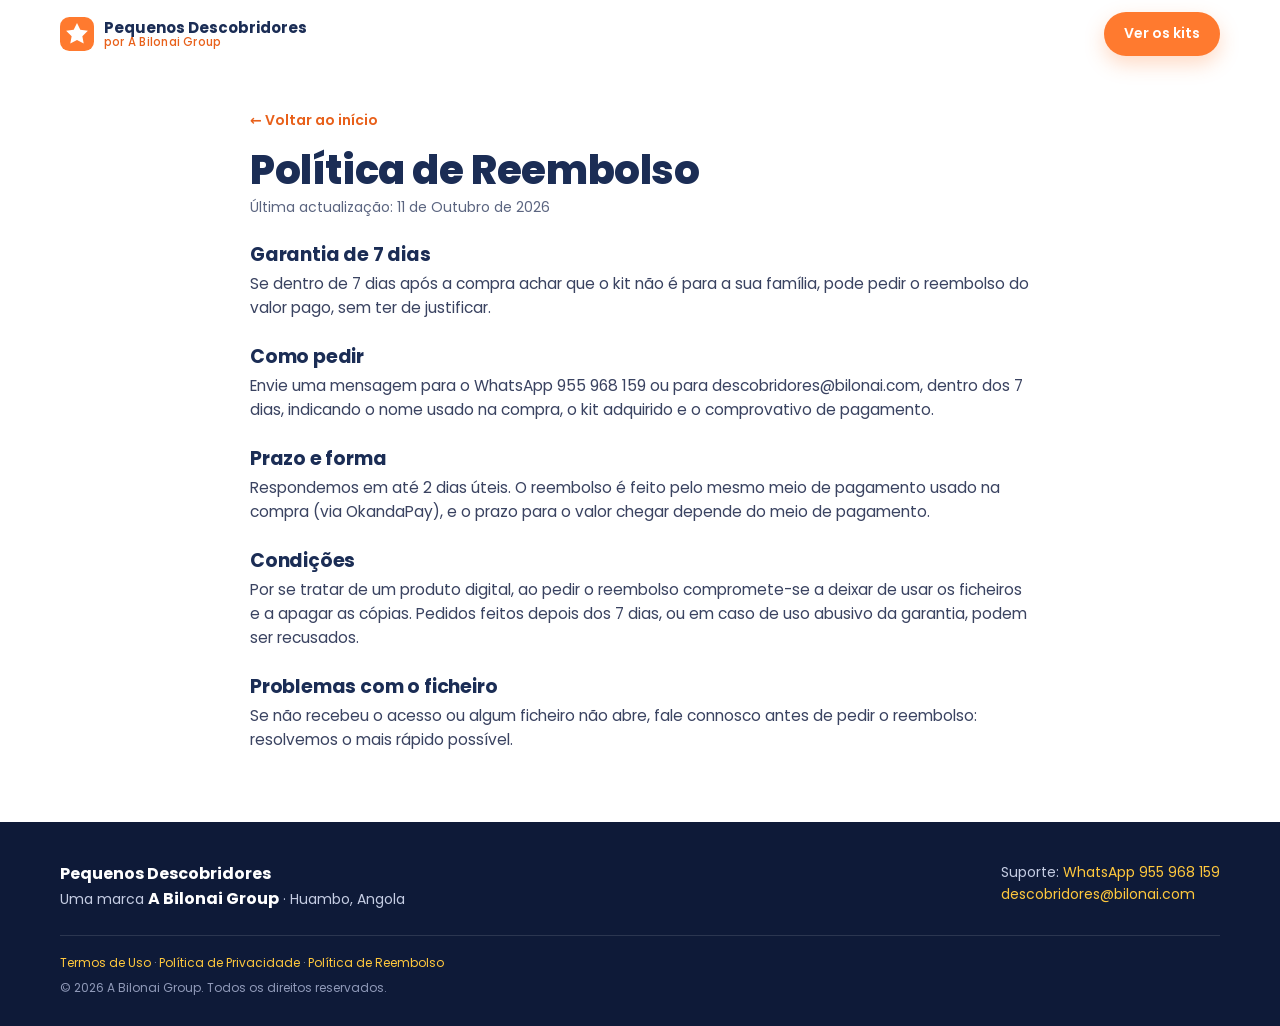
<file: reembolso.html>
<!doctype html><html lang="pt-AO"><head><meta charset="utf-8"><meta name="viewport" content="width=device-width, initial-scale=1">
<title>Política de Reembolso · Pequenos Descobridores</title><meta name="robots" content="index,follow"><link rel="icon" href="favicon.png" type="image/png">
<link rel="apple-touch-icon" href="favicon.png">
<link href="https://fonts.googleapis.com/css2?family=Poppins:wght@400;500;600;700;800&display=swap" rel="stylesheet"><link rel="stylesheet" href="style.css">
<script>!function(f,b,e,v,n,t,s){if(f.fbq)return;n=f.fbq=function(){n.callMethod?n.callMethod.apply(n,arguments):n.queue.push(arguments)};if(!f._fbq)f._fbq=n;n.push=n;n.loaded=!0;n.version='2.0';n.queue=[];t=b.createElement(e);t.async=!0;t.src=v;s=b.getElementsByTagName(e)[0];s.parentNode.insertBefore(t,s)}(window,document,'script','https://connect.facebook.net/en_US/fbevents.js');fbq('init','2154926768468745');fbq('track','PageView');</script>
</head><body><header class="nav"><div class="wrap nav-in"><a class="brand" href="/"><svg width="34" height="34" viewBox="0 0 40 40"><rect width="40" height="40" rx="11" fill="#FF7A2F"/><path d="M20 7l3.9 8.1 8.9 1.2-6.5 6.2 1.6 8.8L20 27l-7.9 4.3 1.6-8.8-6.5-6.2 8.9-1.2z" fill="#fff"/></svg><span>Pequenos Descobridores<small>por A Bilonai Group</small></span></a><a class="btn btn-sm" href="/#kits">Ver os kits</a></div></header>
<main class="wrap narrow legalpage"><a class="back" href="/">← Voltar ao início</a><h1>Política de Reembolso</h1><p class="upd">Última actualização: 11 de Outubro de 2026</p><h2>Garantia de 7 dias</h2><p>Se dentro de 7 dias após a compra achar que o kit não é para a sua família, pode pedir o reembolso do valor pago, sem ter de justificar.</p><h2>Como pedir</h2><p>Envie uma mensagem para o WhatsApp 955 968 159 ou para descobridores@bilonai.com, dentro dos 7 dias, indicando o nome usado na compra, o kit adquirido e o comprovativo de pagamento.</p><h2>Prazo e forma</h2><p>Respondemos em até 2 dias úteis. O reembolso é feito pelo mesmo meio de pagamento usado na compra (via OkandaPay), e o prazo para o valor chegar depende do meio de pagamento.</p><h2>Condições</h2><p>Por se tratar de um produto digital, ao pedir o reembolso compromete-se a deixar de usar os ficheiros e a apagar as cópias. Pedidos feitos depois dos 7 dias, ou em caso de uso abusivo da garantia, podem ser recusados.</p><h2>Problemas com o ficheiro</h2><p>Se não recebeu o acesso ou algum ficheiro não abre, fale connosco antes de pedir o reembolso: resolvemos o mais rápido possível.</p></main><footer><div class="wrap foot-in"><div><b>Pequenos Descobridores</b><p>Uma marca <b>A Bilonai Group</b> · Huambo, Angola</p></div><div><p>Suporte: <a href="https://wa.me/244955968159">WhatsApp 955 968 159</a><br><a href="mailto:descobridores@bilonai.com">descobridores@bilonai.com</a></p></div></div>
<div class="wrap legal"><p class="links"><a href="/termos">Termos de Uso</a> · <a href="/privacidade">Política de Privacidade</a> · <a href="/reembolso">Política de Reembolso</a></p><p>© 2026 A Bilonai Group. Todos os direitos reservados.</p></div></footer></body></html>
</file>
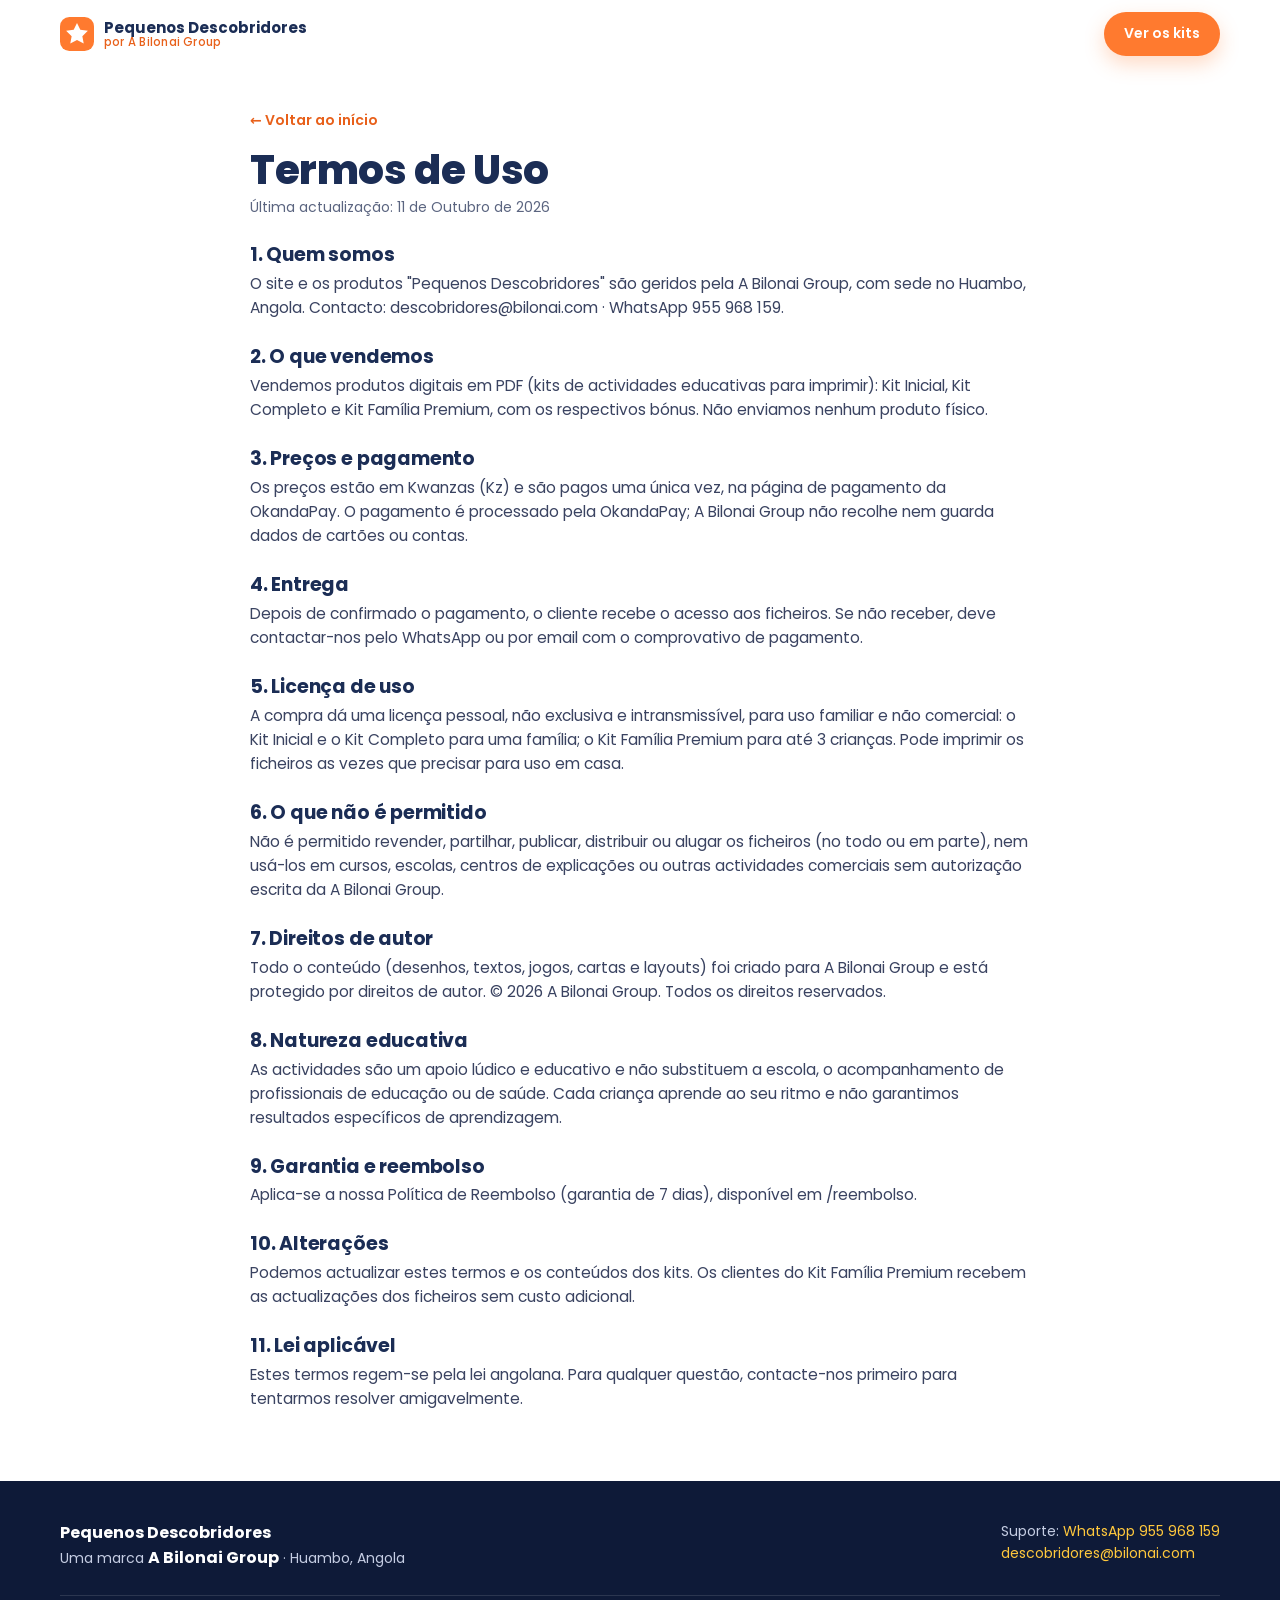
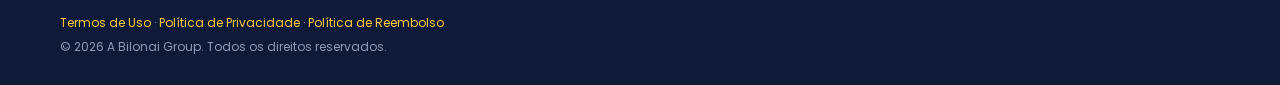
<file: termos.html>
<!doctype html><html lang="pt-AO"><head><meta charset="utf-8"><meta name="viewport" content="width=device-width, initial-scale=1">
<title>Termos de Uso · Pequenos Descobridores</title><meta name="robots" content="index,follow"><link rel="icon" href="favicon.png" type="image/png">
<link rel="apple-touch-icon" href="favicon.png">
<link href="https://fonts.googleapis.com/css2?family=Poppins:wght@400;500;600;700;800&display=swap" rel="stylesheet"><link rel="stylesheet" href="style.css">
<script>!function(f,b,e,v,n,t,s){if(f.fbq)return;n=f.fbq=function(){n.callMethod?n.callMethod.apply(n,arguments):n.queue.push(arguments)};if(!f._fbq)f._fbq=n;n.push=n;n.loaded=!0;n.version='2.0';n.queue=[];t=b.createElement(e);t.async=!0;t.src=v;s=b.getElementsByTagName(e)[0];s.parentNode.insertBefore(t,s)}(window,document,'script','https://connect.facebook.net/en_US/fbevents.js');fbq('init','2154926768468745');fbq('track','PageView');</script>
</head><body><header class="nav"><div class="wrap nav-in"><a class="brand" href="/"><svg width="34" height="34" viewBox="0 0 40 40"><rect width="40" height="40" rx="11" fill="#FF7A2F"/><path d="M20 7l3.9 8.1 8.9 1.2-6.5 6.2 1.6 8.8L20 27l-7.9 4.3 1.6-8.8-6.5-6.2 8.9-1.2z" fill="#fff"/></svg><span>Pequenos Descobridores<small>por A Bilonai Group</small></span></a><a class="btn btn-sm" href="/#kits">Ver os kits</a></div></header>
<main class="wrap narrow legalpage"><a class="back" href="/">← Voltar ao início</a><h1>Termos de Uso</h1><p class="upd">Última actualização: 11 de Outubro de 2026</p><h2>1. Quem somos</h2><p>O site e os produtos "Pequenos Descobridores" são geridos pela A Bilonai Group, com sede no Huambo, Angola. Contacto: descobridores@bilonai.com · WhatsApp 955 968 159.</p><h2>2. O que vendemos</h2><p>Vendemos produtos digitais em PDF (kits de actividades educativas para imprimir): Kit Inicial, Kit Completo e Kit Família Premium, com os respectivos bónus. Não enviamos nenhum produto físico.</p><h2>3. Preços e pagamento</h2><p>Os preços estão em Kwanzas (Kz) e são pagos uma única vez, na página de pagamento da OkandaPay. O pagamento é processado pela OkandaPay; A Bilonai Group não recolhe nem guarda dados de cartões ou contas.</p><h2>4. Entrega</h2><p>Depois de confirmado o pagamento, o cliente recebe o acesso aos ficheiros. Se não receber, deve contactar-nos pelo WhatsApp ou por email com o comprovativo de pagamento.</p><h2>5. Licença de uso</h2><p>A compra dá uma licença pessoal, não exclusiva e intransmissível, para uso familiar e não comercial: o Kit Inicial e o Kit Completo para uma família; o Kit Família Premium para até 3 crianças. Pode imprimir os ficheiros as vezes que precisar para uso em casa.</p><h2>6. O que não é permitido</h2><p>Não é permitido revender, partilhar, publicar, distribuir ou alugar os ficheiros (no todo ou em parte), nem usá-los em cursos, escolas, centros de explicações ou outras actividades comerciais sem autorização escrita da A Bilonai Group.</p><h2>7. Direitos de autor</h2><p>Todo o conteúdo (desenhos, textos, jogos, cartas e layouts) foi criado para A Bilonai Group e está protegido por direitos de autor. © 2026 A Bilonai Group. Todos os direitos reservados.</p><h2>8. Natureza educativa</h2><p>As actividades são um apoio lúdico e educativo e não substituem a escola, o acompanhamento de profissionais de educação ou de saúde. Cada criança aprende ao seu ritmo e não garantimos resultados específicos de aprendizagem.</p><h2>9. Garantia e reembolso</h2><p>Aplica-se a nossa Política de Reembolso (garantia de 7 dias), disponível em /reembolso.</p><h2>10. Alterações</h2><p>Podemos actualizar estes termos e os conteúdos dos kits. Os clientes do Kit Família Premium recebem as actualizações dos ficheiros sem custo adicional.</p><h2>11. Lei aplicável</h2><p>Estes termos regem-se pela lei angolana. Para qualquer questão, contacte-nos primeiro para tentarmos resolver amigavelmente.</p></main><footer><div class="wrap foot-in"><div><b>Pequenos Descobridores</b><p>Uma marca <b>A Bilonai Group</b> · Huambo, Angola</p></div><div><p>Suporte: <a href="https://wa.me/244955968159">WhatsApp 955 968 159</a><br><a href="mailto:descobridores@bilonai.com">descobridores@bilonai.com</a></p></div></div>
<div class="wrap legal"><p class="links"><a href="/termos">Termos de Uso</a> · <a href="/privacidade">Política de Privacidade</a> · <a href="/reembolso">Política de Reembolso</a></p><p>© 2026 A Bilonai Group. Todos os direitos reservados.</p></div></footer></body></html>
</file>
<file: style.css>
:root{--navy:#1B2D55;--deep:#0E1A38;--or:#FF7A2F;--or2:#E8601A;--bl:#2F5FD8;--cr:#FFF6EA;--ink:#1d2540;--mut:#5b6580;--line:#e8e2d6;--r:20px}
*{box-sizing:border-box;margin:0}
html{scroll-behavior:smooth;scroll-padding-top:84px}
body{font-family:'Poppins',system-ui,sans-serif;color:var(--ink);background:#fff;line-height:1.55;-webkit-font-smoothing:antialiased;overflow-x:hidden}
img{max-width:100%;height:auto;display:block}
a{color:inherit}
.wrap{width:min(1160px,100% - 32px);margin-inline:auto}
.narrow{width:min(780px,100% - 32px)}
h1,h2,h3{line-height:1.15;color:var(--navy);letter-spacing:-.01em}
h2{font-size:clamp(26px,4vw,40px);font-weight:700;text-align:center}
.sub{text-align:center;color:var(--mut);margin:12px auto 0;max-width:620px}
.sec{padding:76px 0}.alt{background:var(--cr)}

.topbar{background:var(--deep);color:#fff;text-align:center;font-size:13px;padding:8px 16px}
.topbar b{color:#FFC83D}
.nav{position:sticky;top:0;z-index:30;background:rgba(255,255,255,.92);backdrop-filter:blur(10px);transition:box-shadow .2s}
.nav.stuck{box-shadow:0 4px 24px rgba(27,45,85,.10)}
.nav-in{display:flex;align-items:center;justify-content:space-between;gap:16px;height:68px}
.brand{display:flex;align-items:center;gap:10px;text-decoration:none;font-weight:700;color:var(--navy);font-size:15px;line-height:1.15}
.brand span{display:flex;flex-direction:column}
.brand small{font-size:11.5px;font-weight:500;color:var(--or2);letter-spacing:.02em}
.nav-links{display:flex;gap:26px}
.nav-links a{text-decoration:none;font-size:14px;font-weight:500;color:var(--mut)}
.nav-links a:hover{color:var(--or)}

.btn{display:inline-flex;align-items:center;justify-content:center;gap:8px;background:var(--or);color:#fff;font-weight:600;text-decoration:none;border-radius:999px;padding:12px 24px;font-size:15px;border:2px solid transparent;transition:transform .15s,box-shadow .15s,background .15s;cursor:pointer;box-shadow:0 8px 20px rgba(255,122,47,.28)}
.btn:hover{background:var(--or2);transform:translateY(-2px)}
.btn-sm{padding:9px 18px;font-size:14px}
.btn-lg{padding:16px 32px;font-size:17px}
.btn-block{width:100%}
.btn-ghost{background:transparent;color:var(--navy);border-color:var(--navy);box-shadow:none}
.btn-ghost:hover{background:var(--navy);color:#fff}
.btn-hot{animation:pulse 2.4s infinite}
@keyframes pulse{0%,100%{box-shadow:0 8px 20px rgba(255,122,47,.28)}50%{box-shadow:0 8px 34px rgba(255,122,47,.6)}}

/* hero */
.hero{background:radial-gradient(900px 500px at 85% 20%,#ffe3c7 0,transparent 60%),var(--cr);padding:56px 0 72px;overflow:hidden}
.hero-in{display:grid;grid-template-columns:1.05fr .95fr;gap:40px;align-items:center}
.pill{display:inline-block;background:#fff;border:1px solid var(--line);color:var(--or2);font-weight:600;font-size:13px;padding:6px 14px;border-radius:999px}
.hero h1{font-size:clamp(32px,5vw,54px);font-weight:800;margin:16px 0}
.hero h1 em{font-style:normal;color:var(--or);position:relative;white-space:nowrap}
.lead{font-size:clamp(16px,2vw,19px);color:var(--mut);max-width:560px}
.cta-row{display:flex;flex-wrap:wrap;gap:12px;margin:28px 0 22px}
.ticks{list-style:none;padding:0;display:flex;flex-wrap:wrap;gap:8px 20px;font-size:14px;color:var(--navy);font-weight:500}
.ticks li::before{content:"✓";color:#2F9E69;font-weight:800;margin-right:6px}
.hero-art{position:relative;aspect-ratio:1/1;max-width:520px;width:100%;margin-inline:auto}
.h-cover{position:absolute;inset:8% 10% 8% 10%;width:80%;border-radius:22px;box-shadow:0 30px 60px rgba(27,45,85,.35);z-index:3;transform:rotate(-2deg)}
.h-sheet{position:absolute;width:44%;border-radius:10px;box-shadow:0 18px 40px rgba(27,45,85,.25);background:#fff;z-index:1}
.h1{right:-2%;top:2%;transform:rotate(9deg)}
.h2{left:-4%;bottom:0;transform:rotate(-8deg);z-index:2}
.h-badge{position:absolute;z-index:4;right:2%;bottom:6%;width:112px;height:112px;border-radius:50%;background:var(--navy);color:#fff;display:flex;flex-direction:column;align-items:center;justify-content:center;font-weight:800;font-size:30px;line-height:1;box-shadow:0 12px 30px rgba(27,45,85,.4);transform:rotate(8deg);border:4px solid #FFC83D}
.h-badge small{font-size:11px;font-weight:500;margin-top:4px}

/* benefits */
.benefits{padding:0;margin-top:-34px;position:relative;z-index:5}
.grid4{display:grid;grid-template-columns:repeat(4,1fr);gap:16px}
.grid4 article{background:#fff;border-radius:var(--r);padding:24px;box-shadow:0 14px 40px rgba(27,45,85,.10);border:1px solid #f0ebe0}
.ico{width:46px;height:46px;border-radius:14px;background:var(--c);color:#fff;display:grid;place-items:center;font-size:22px;margin-bottom:14px}
.grid4 h3{font-size:17px;margin-bottom:6px}
.grid4 p{font-size:14px;color:var(--mut)}

/* areas */
.areas{display:grid;grid-template-columns:repeat(4,1fr);gap:14px;margin-top:40px}
.areas div{background:#fff;border:1px solid var(--line);border-left:6px solid var(--c);border-radius:14px;padding:16px 18px;display:flex;flex-direction:column;gap:2px}
.areas b{color:var(--navy);font-size:15.5px}
.areas span{font-size:13px;color:var(--mut)}

/* levels */
.levels{display:grid;grid-template-columns:repeat(3,1fr);gap:20px;margin-top:40px}
.levels article{background:#fff;border-radius:var(--r);padding:28px;border:1px solid var(--line)}
.lvl{display:inline-block;font-size:12.5px;font-weight:700;color:#fff;border-radius:999px;padding:5px 12px;margin-bottom:14px}
.l1{background:#E9A400}.l2{background:#3B5FD9}.l3{background:#D2456F}
.levels h3{font-size:28px;margin-bottom:8px}
.levels p{color:var(--mut);font-size:15px}

/* gallery */
.gallery{display:flex;gap:18px;overflow-x:auto;padding:36px max(16px,calc((100vw - 1160px)/2)) 24px;scroll-snap-type:x mandatory;scrollbar-width:thin}
.gallery figure{flex:0 0 min(250px,64vw);scroll-snap-align:start}
.gallery img{border-radius:12px;box-shadow:0 12px 30px rgba(27,45,85,.18);border:1px solid #eee;background:#fff}
.gallery figcaption{font-size:13px;color:var(--mut);text-align:center;margin-top:10px;font-weight:500}
.extras{display:grid;grid-template-columns:repeat(3,1fr);gap:24px;margin-top:36px}
.extras div{display:flex;flex-direction:column;align-items:center;text-align:center;gap:4px}
.extras img{border-radius:12px;box-shadow:0 12px 30px rgba(27,45,85,.15);margin-bottom:10px;border:1px solid #eee;max-height:340px;width:auto}
.extras b{color:var(--navy)}.extras span{font-size:14px;color:var(--mut)}

/* steps */
.steps-sec{background:var(--navy)}
.steps-sec h2{color:#fff}
.steps{list-style:none;padding:0;display:grid;grid-template-columns:repeat(3,1fr);gap:24px;margin-top:40px;position:relative}
.steps li{text-align:center;color:#fff;position:relative}
.steps li b{display:grid;place-items:center;margin:0 auto 14px;width:62px;height:62px;border-radius:50%;background:#fff;color:var(--navy);font-size:26px;border:4px solid var(--or);box-shadow:0 0 0 8px rgba(255,255,255,.1)}
.steps li:not(:last-child)::after{content:"";position:absolute;top:31px;left:calc(50% + 48px);width:calc(100% - 96px + 24px);border-top:3px dashed rgba(255,255,255,.45)}
.steps h3{color:#fff;font-size:20px;margin-bottom:4px}
.steps p{color:#cfd7ee;font-size:14.5px;max-width:260px;margin-inline:auto}
.steps a{color:#FFC83D;font-weight:600}

/* offers */
.offers{background:linear-gradient(#fff,var(--cr))}
.cards{display:grid;grid-template-columns:repeat(3,1fr);gap:22px;margin-top:44px;align-items:stretch}
.offer{background:#fff;border:1px solid var(--line);border-radius:26px;padding:22px;display:flex;flex-direction:column;position:relative;box-shadow:0 10px 30px rgba(27,45,85,.07)}
.offer.best{border:3px solid var(--or);box-shadow:0 24px 60px rgba(255,122,47,.25);transform:translateY(-12px)}
.ribbon{position:absolute;top:-15px;left:50%;transform:translateX(-50%);background:var(--or);color:#fff;font-weight:700;font-size:13px;padding:6px 18px;border-radius:999px;z-index:2;white-space:nowrap}
.offer>img{border-radius:16px;margin-bottom:16px}
.offer h3{font-size:24px}
.tag{color:var(--mut);font-size:14px;margin:2px 0 10px}
.price{display:flex;flex-wrap:wrap;align-items:baseline;gap:4px 10px;margin-bottom:14px}
.now{font-size:38px;font-weight:800;color:var(--navy);letter-spacing:-.02em}
.was{color:#9aa1b5;font-size:18px}
.launch{flex-basis:100%;color:var(--or2);font-weight:600;font-size:13px}
.offer ul{list-style:none;padding:0;margin-bottom:22px;display:grid;gap:9px;font-size:14.5px;flex:1}
.offer li{padding-left:26px;position:relative}
.offer li::before{content:"✓";position:absolute;left:0;top:0;color:#fff;background:#2F9E69;width:18px;height:18px;border-radius:50%;font-size:11px;font-weight:800;display:grid;place-items:center;margin-top:3px}
.pay-note{text-align:center;color:var(--mut);font-size:14px;margin-top:30px}

/* bonus */
.bonus{display:grid;grid-template-columns:repeat(3,1fr);gap:22px;margin-top:40px}
.bonus article{text-align:center;background:var(--cr);border-radius:var(--r);padding:20px}
.bonus img{border-radius:14px;margin-bottom:14px}
.bonus h3{font-size:18px;margin-bottom:6px}
.bonus p{font-size:14px;color:var(--mut);margin-bottom:10px}
.bonus b{color:var(--or2);font-size:14px}

/* guarantee */
.guarantee{background:var(--cr);padding:56px 0}
.g-in{display:flex;align-items:center;gap:32px;justify-content:center;flex-wrap:wrap;text-align:left}
.g-in h2{text-align:left;font-size:clamp(24px,3.2vw,34px)}
.g-in p{color:var(--mut);max-width:560px;margin-top:8px}
.seal{width:130px;height:130px;border-radius:50%;background:var(--navy);color:#fff;display:flex;flex-direction:column;align-items:center;justify-content:center;border:6px solid #FFC83D;flex:none}
.seal b{font-size:52px;line-height:1;font-weight:800}.seal span{font-size:14px}

/* faq */
details{border-bottom:1px solid var(--line);padding:18px 4px}
details:first-of-type{margin-top:32px;border-top:1px solid var(--line)}
summary{cursor:pointer;font-weight:600;color:var(--navy);list-style:none;display:flex;justify-content:space-between;gap:16px;font-size:16.5px}
summary::-webkit-details-marker{display:none}
summary::after{content:"+";color:var(--or);font-size:24px;line-height:1;font-weight:500;transition:transform .2s}
details[open] summary::after{transform:rotate(45deg)}
details p{color:var(--mut);margin-top:10px;font-size:15px}

/* final */
.final{background:linear-gradient(135deg,var(--navy),#27408a);color:#fff;text-align:center;padding:72px 0}
.final h2{color:#fff;max-width:760px;margin-inline:auto}
.final p{color:#cfd7ee;margin:12px 0 26px}

footer{background:var(--deep);color:#c5cde3;padding:40px 0 28px;font-size:14px}
.foot-in{display:flex;justify-content:space-between;gap:24px;flex-wrap:wrap}
footer b{color:#fff;font-size:16px}
footer a{color:#FFC83D;text-decoration:none}
.legal{border-top:1px solid rgba(255,255,255,.12);margin-top:24px;padding-top:18px;font-size:12px;color:#8f99b8;display:grid;gap:6px}

.wa-float{position:fixed;right:16px;bottom:16px;z-index:40;width:56px;height:56px;border-radius:50%;background:#25D366;display:grid;place-items:center;box-shadow:0 10px 26px rgba(0,0,0,.25)}

@media (max-width:980px){
  .hero-in{grid-template-columns:1fr;text-align:center}
  .lead{margin-inline:auto}.cta-row,.ticks{justify-content:center}
  .grid4{grid-template-columns:1fr 1fr}
  .areas{grid-template-columns:1fr 1fr}
  .cards{grid-template-columns:1fr;max-width:460px;margin-inline:auto}
  .offer.best{transform:none;order:-1}
  .nav-links{display:none}
  .levels,.bonus{grid-template-columns:1fr}
  .levels,.bonus{max-width:460px;margin-inline:auto}
}
@media (max-width:640px){
  .sec{padding:56px 0}
  .grid4,.areas{grid-template-columns:1fr}
  .extras{grid-template-columns:1fr}
  .steps{grid-template-columns:1fr;gap:34px}
  .steps li:not(:last-child)::after{display:none}
  .hero{padding:36px 0 64px}
  .hero-art{max-width:340px}
  .h-badge{width:92px;height:92px;font-size:24px}
  .g-in{text-align:center;justify-content:center}.g-in h2{text-align:center}
  .brand{font-size:13px;gap:8px}.brand small{font-size:10.5px}.brand svg{width:30px;height:30px}
  .nav .btn-sm{padding:8px 14px;font-size:13px}
  .btn-lg{width:100%}
}
@media (prefers-reduced-motion:reduce){*{animation:none!important;scroll-behavior:auto!important}}

/* páginas legais */
.legalpage{padding:40px 0 70px}
.legalpage h1{font-size:clamp(28px,4vw,40px);font-weight:800;margin:14px 0 4px}
.legalpage .upd{color:var(--mut);font-size:14px;margin-bottom:26px}
.legalpage h2{text-align:left;font-size:19px;margin:26px 0 6px}
.legalpage p{color:#3a4361;font-size:15.5px}
.back{color:var(--or2);text-decoration:none;font-weight:600;font-size:14px}
.legal .links a{color:#FFC83D;text-decoration:none}

/* provas sociais */
.proofs{display:flex;gap:18px;overflow-x:auto;margin-top:32px;padding:6px 4px 20px;scroll-snap-type:x mandatory}
.proofs figure{flex:0 0 min(300px,78vw);scroll-snap-align:start}
.proofs img{width:100%;border-radius:16px;box-shadow:0 12px 30px rgba(27,45,85,.18);border:1px solid #e8e2d6}
@media(min-width:1000px){.proofs{justify-content:center}}
</file>
